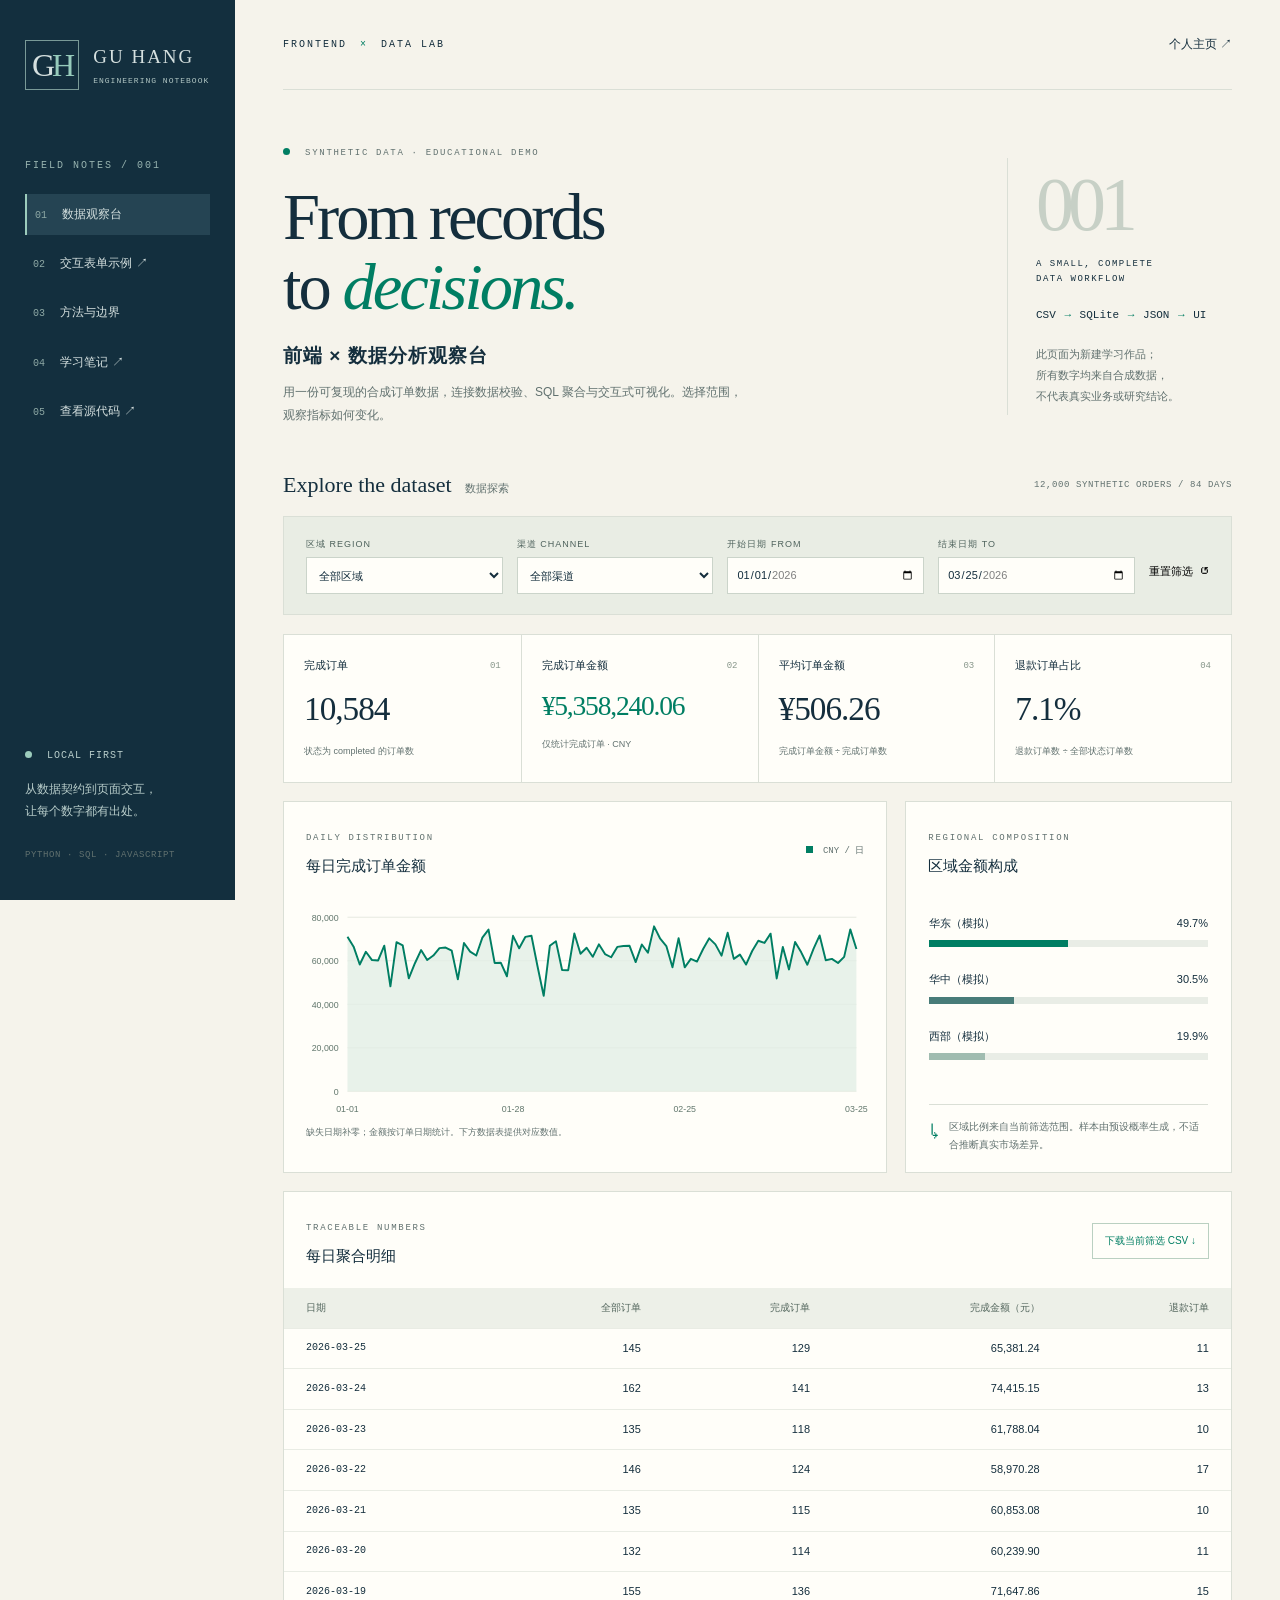
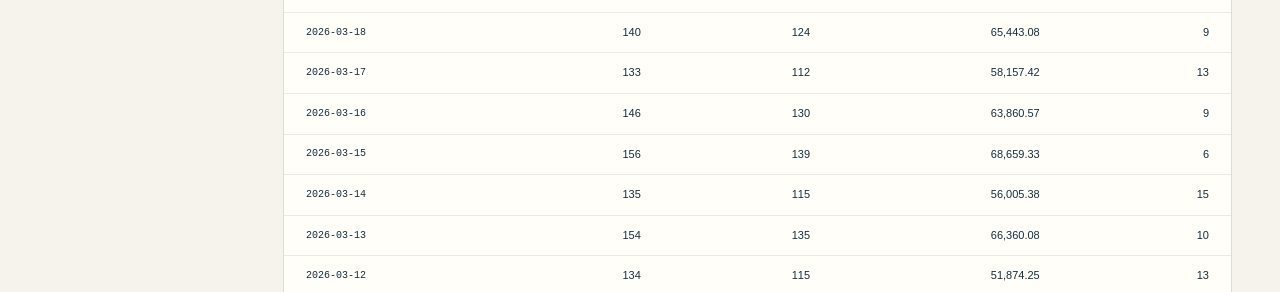
<file: index.html>
<!doctype html>
<html lang="zh-CN"><head><meta charset="utf-8"><meta name="viewport" content="width=device-width,initial-scale=1"><meta http-equiv="refresh" content="0;url=site/index.html"><title>Frontend × Data Lab · 顾航</title></head><body><p><a href="site/index.html">打开 Frontend × Data Lab 数据可视化示例</a></p></body></html>
</file>
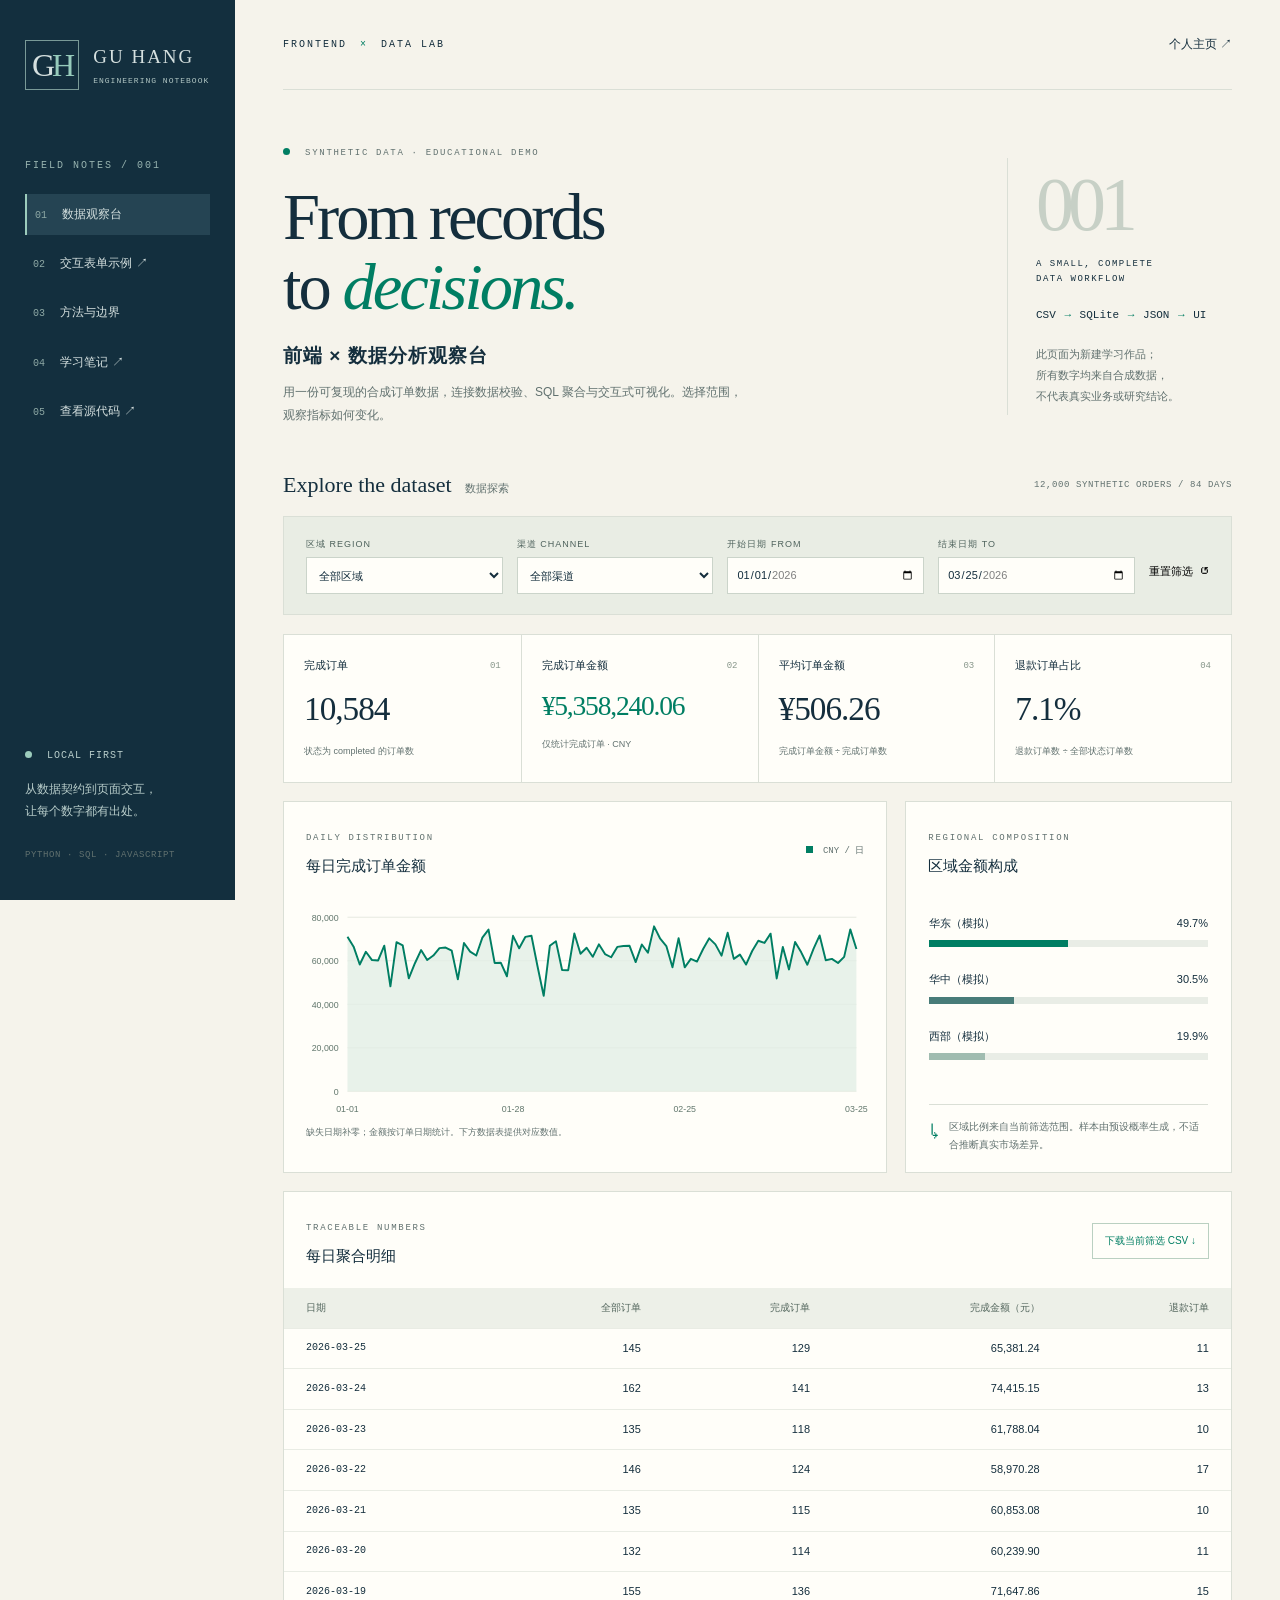
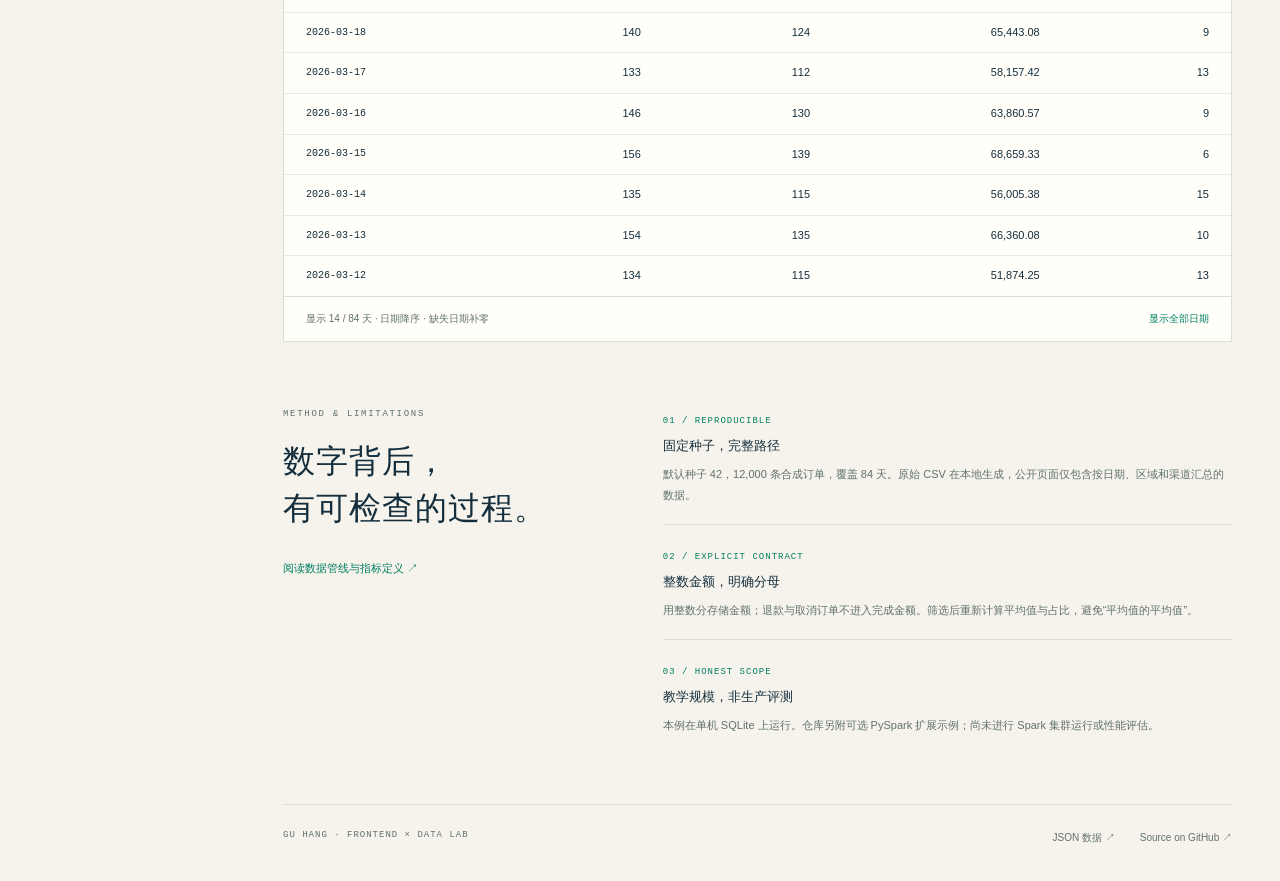
<file: site/index.html>
<!doctype html>
<html lang="zh-CN">
<head>
  <meta charset="utf-8">
  <meta name="viewport" content="width=device-width,initial-scale=1">
  <meta name="description" content="顾航的前端与数据分析学习示例：可复现的合成数据、SQLite 聚合与无依赖交互式仪表板。">
  <title>Frontend × Data Lab · 顾航</title>
  <link rel="stylesheet" href="styles.css">
  <script defer src="data/summary.js"></script>
  <script defer src="dashboard.js"></script>
</head>
<body>
  <a class="skip-link" href="#main">跳到主要内容</a>
  <div class="layout">
    <aside class="sidebar" aria-label="项目导航">
      <a class="brand" href="https://github.com/GuHang2011"><span class="brand-mark" aria-hidden="true">G<span>H</span></span><span>GU HANG<small>ENGINEERING NOTEBOOK</small></span></a>
      <div class="sidebar-title">FIELD NOTES / 001</div>
      <nav><a class="active" href="#main"><span>01</span> 数据观察台</a><a href="../demos/form/index.html"><span>02</span> 交互表单示例 ↗</a><a href="#method"><span>03</span> 方法与边界</a><a href="https://github.com/GuHang2011/frontend-data-lab#notes"><span>04</span> 学习笔记 ↗</a><a href="https://github.com/GuHang2011/frontend-data-lab"><span>05</span> 查看源代码 ↗</a></nav>
      <div class="sidebar-footer"><span class="signal" aria-hidden="true"></span> LOCAL FIRST<br><p>从数据契约到页面交互，<br>让每个数字都有出处。</p><span class="mono">PYTHON · SQL · JAVASCRIPT</span></div>
    </aside>
    <main id="main">
      <header class="topbar"><span>FRONTEND <span class="cross">×</span> DATA LAB</span><a href="https://guhang2011.github.io/">个人主页 <span aria-hidden="true">↗</span></a></header>
      <section class="hero" aria-labelledby="title">
        <div><div class="eyebrow"><span class="signal" aria-hidden="true"></span> SYNTHETIC DATA · EDUCATIONAL DEMO</div><h1 id="title">From records<br>to <em>decisions.</em></h1><p class="lede">前端 × 数据分析观察台</p><p class="description">用一份可复现的合成订单数据，连接数据校验、SQL 聚合与交互式可视化。选择范围，观察指标如何变化。</p></div>
        <div class="hero-note"><span class="note-number">001</span><span class="note-label">A SMALL, COMPLETE<br>DATA WORKFLOW</span><div class="mini-pipeline" aria-label="处理流程">CSV <span>→</span> SQLite <span>→</span> JSON <span>→</span> UI</div><p>此页面为新建学习作品；<br>所有数字均来自合成数据，<br>不代表真实业务或研究结论。</p></div>
      </section>
      <noscript><p class="error-panel">请启用 JavaScript 使用筛选。也可直接查看 <a href="data/summary.json">公开聚合数据</a>。</p></noscript>
      <div id="error" class="error-panel" role="alert" hidden></div>
      <section class="workspace" aria-labelledby="explore-title">
        <div class="section-heading"><h2 id="explore-title">Explore the dataset <span>数据探索</span></h2><span id="dataset-meta" class="mono">加载数据中…</span></div>
        <form id="filters" class="filters" aria-label="数据筛选">
          <div><label for="region">区域 REGION</label><select id="region" name="region"><option value="all">全部区域</option><option value="east">华东（模拟）</option><option value="central">华中（模拟）</option><option value="west">西部（模拟）</option></select></div>
          <div><label for="channel">渠道 CHANNEL</label><select id="channel" name="channel"><option value="all">全部渠道</option><option value="web">Web</option><option value="app">App</option></select></div>
          <div><label for="from">开始日期 FROM</label><input type="date" id="from" name="from" required></div>
          <div><label for="to">结束日期 TO</label><input type="date" id="to" name="to" required></div>
          <button type="reset" class="reset">重置筛选 <span aria-hidden="true">↺</span></button>
        </form>
        <p id="filter-error" class="filter-error" role="alert" hidden></p>
        <p id="status" class="sr-only" role="status" aria-live="polite"></p>
        <div class="metrics" aria-label="选定范围内的关键指标">
          <article><div class="metric-label">完成订单 <span>01</span></div><strong id="metric-orders">—</strong><small>状态为 completed 的订单数</small></article>
          <article><div class="metric-label">完成订单金额 <span>02</span></div><strong id="metric-revenue">—</strong><small>仅统计完成订单 · CNY</small></article>
          <article><div class="metric-label">平均订单金额 <span>03</span></div><strong id="metric-aov">—</strong><small>完成订单金额 ÷ 完成订单数</small></article>
          <article><div class="metric-label">退款订单占比 <span>04</span></div><strong id="metric-refunds">—</strong><small>退款订单数 ÷ 全部状态订单数</small></article>
        </div>
        <div class="charts">
          <article class="chart-card"><div class="card-heading"><div><span class="eyebrow">DAILY DISTRIBUTION</span><h3>每日完成订单金额</h3></div><span class="chart-key"><i aria-hidden="true"></i> CNY / 日</span></div><div id="chart" class="chart"></div><p class="chart-caption">缺失日期补零；金额按订单日期统计。下方数据表提供对应数值。</p></article>
          <article class="chart-card regions-card"><div class="card-heading"><div><span class="eyebrow">REGIONAL COMPOSITION</span><h3>区域金额构成</h3></div></div><div id="regions" class="region-bars"></div><div class="chart-note"><span aria-hidden="true">↳</span><p>区域比例来自当前筛选范围。样本由预设概率生成，不适合推断真实市场差异。</p></div></article>
        </div>
        <article class="table-card"><div class="card-heading"><div><span class="eyebrow">TRACEABLE NUMBERS</span><h3>每日聚合明细</h3></div><button id="download" class="download" type="button">下载当前筛选 CSV <span aria-hidden="true">↓</span></button></div><div class="table-scroll"><table><caption class="sr-only">当前筛选结果的每日指标，默认显示最近十四天</caption><thead><tr><th scope="col">日期</th><th scope="col">全部订单</th><th scope="col">完成订单</th><th scope="col">完成金额（元）</th><th scope="col">退款订单</th></tr></thead><tbody id="table-body"></tbody></table></div><div class="table-footer"><span id="table-note"></span><button id="toggle-rows" type="button">显示全部日期</button></div></article>
      </section>
      <section class="method" id="method" aria-labelledby="method-title"><div><div class="eyebrow">METHOD & LIMITATIONS</div><h2 id="method-title">数字背后，<br>有可检查的过程。</h2><a href="https://github.com/GuHang2011/frontend-data-lab#data-pipeline">阅读数据管线与指标定义 ↗</a></div><div class="method-items"><article><span>01 / REPRODUCIBLE</span><h3>固定种子，完整路径</h3><p>默认种子 42，12,000 条合成订单，覆盖 84 天。原始 CSV 在本地生成，公开页面仅包含按日期、区域和渠道汇总的数据。</p></article><article><span>02 / EXPLICIT CONTRACT</span><h3>整数金额，明确分母</h3><p>用整数分存储金额；退款与取消订单不进入完成金额。筛选后重新计算平均值与占比，避免“平均值的平均值”。</p></article><article><span>03 / HONEST SCOPE</span><h3>教学规模，非生产评测</h3><p>本例在单机 SQLite 上运行。仓库另附可选 PySpark 扩展示例；尚未进行 Spark 集群运行或性能评估。</p></article></div></section>
      <footer class="footer"><span>GU HANG · FRONTEND × DATA LAB</span><a href="data/summary.json">JSON 数据 ↗</a><a href="https://github.com/GuHang2011/frontend-data-lab">Source on GitHub ↗</a></footer>
    </main>
  </div>
</body>
</html>
</file>
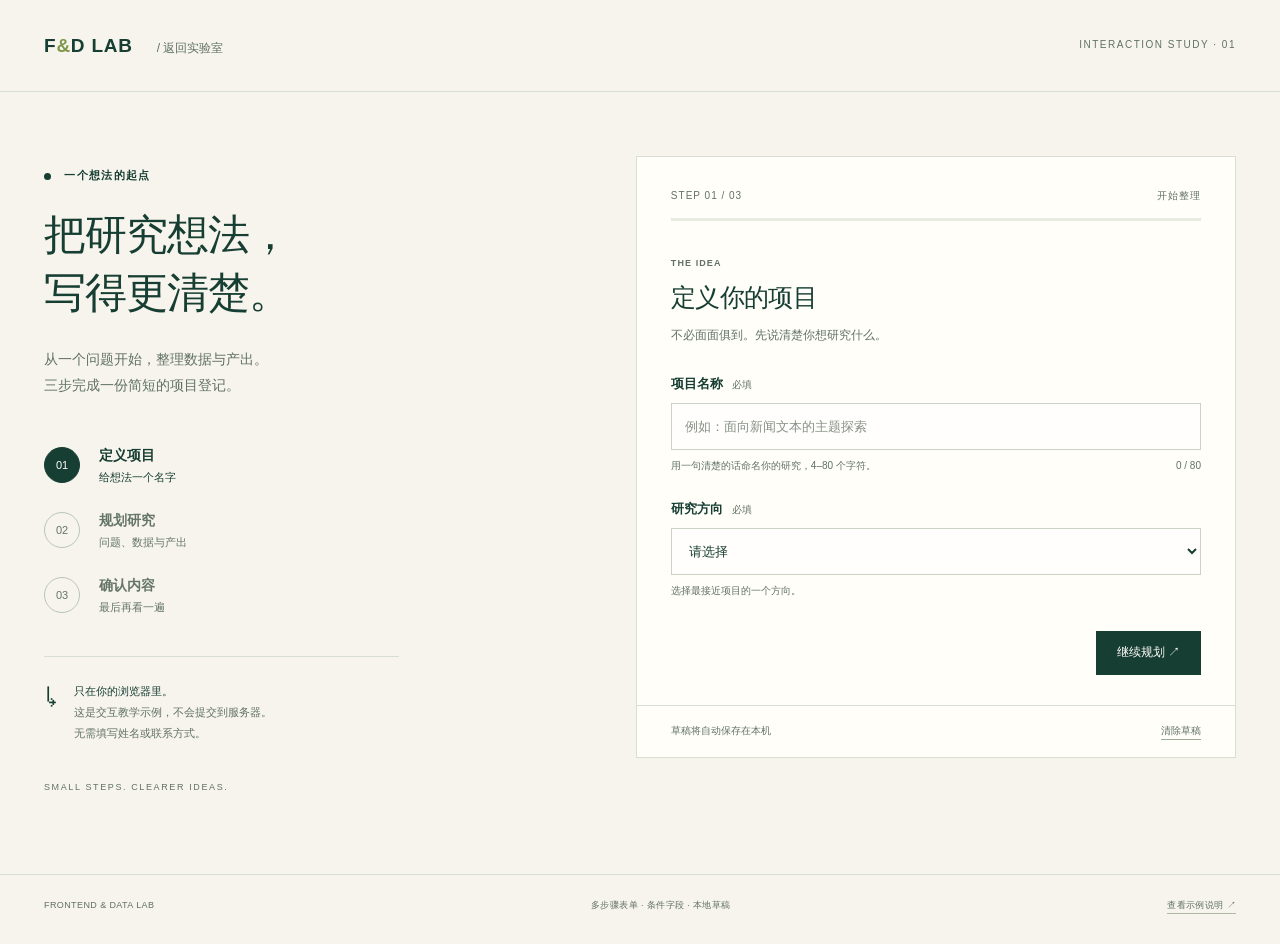
<file: demos/form/index.html>
<!doctype html>
<html lang="zh-CN">
<head>
  <meta charset="utf-8">
  <meta name="viewport" content="width=device-width, initial-scale=1">
  <meta name="description" content="一个可离线打开的研究项目登记表单教学示例，展示分步校验、条件字段和本地草稿。">
  <title>研究项目登记 · Frontend & Data Lab</title>
  <link rel="stylesheet" href="styles.css">
  <script src="form-core.js" defer></script>
  <script src="app.js" defer></script>
</head>
<body>
  <a class="skip" href="#workspace">跳到表单</a>
  <header class="topbar"><a href="../../index.html" class="brand">F<span>&</span>D LAB <span class="back">/ 返回实验室</span></a><span class="edition">INTERACTION STUDY · 01</span></header>
  <main class="layout">
    <aside class="intro">
      <p class="eyebrow"><span class="dot"></span> 一个想法的起点</p>
      <h1>把研究想法，<br>写得更清楚。</h1>
      <p class="lead">从一个问题开始，整理数据与产出。<br>三步完成一份简短的项目登记。</p>
      <ol class="steps" aria-label="登记进度">
        <li data-step="basics"><span class="step-number">01</span><div><strong>定义项目</strong><span>给想法一个名字</span></div></li>
        <li data-step="plan"><span class="step-number">02</span><div><strong>规划研究</strong><span>问题、数据与产出</span></div></li>
        <li data-step="review"><span class="step-number">03</span><div><strong>确认内容</strong><span>最后再看一遍</span></div></li>
      </ol>
      <div class="local-note"><span class="note-mark" aria-hidden="true">↳</span><p><strong>只在你的浏览器里。</strong><br>这是交互教学示例，不会提交到服务器。<br>无需填写姓名或联系方式。</p></div>
      <p class="side-footer">SMALL STEPS. CLEARER IDEAS.</p>
    </aside>
    <section id="workspace" class="workspace" aria-label="项目登记表单">
      <div class="panel-top"><span id="step-label">STEP 01 / 03</span><span id="progress-label">开始整理</span></div>
      <div class="progress-track" role="progressbar" aria-label="登记进度" aria-valuemin="0" aria-valuemax="3" aria-valuenow="0"><div id="progress-fill"></div></div>
      <div id="notice" class="notice" role="status" hidden></div>
      <form id="project-form" novalidate>
        <div class="section-heading"><p class="eyebrow" id="section-kicker">THE IDEA</p><h2 id="section-title" tabindex="-1">定义你的项目</h2><p id="section-description">不必面面俱到。先说清楚你想研究什么。</p></div>
        <div id="error-summary" class="error-summary" role="alert" tabindex="-1" hidden></div>
        <div id="fields"></div>
        <div id="review" hidden></div>
        <div id="complete" hidden><div class="complete-mark" aria-hidden="true">✓</div><p class="complete-copy">想法已经整理好了。你可以导出这份登记，<br>作为下一次讨论的起点。</p><p class="complete-note">本地演示已完成，没有向服务器发送内容。</p></div>
        <div class="actions"><button id="back-button" type="button" class="button secondary" hidden>← 上一步</button><button id="export-button" type="button" class="button secondary" hidden>导出登记 ↓</button><button id="next-button" type="submit" class="button primary">继续规划 <span aria-hidden="true">↗</span></button></div>
      </form>
      <footer class="panel-footer"><span id="save-status" role="status">草稿将自动保存在本机</span><button id="clear-button" class="text-button" type="button">清除草稿</button></footer>
    </section>
  </main>
  <footer class="page-footer"><span>FRONTEND & DATA LAB</span><span>多步骤表单 · 条件字段 · 本地草稿</span><a href="README.md">查看示例说明 ↗</a></footer>
  <dialog id="clear-dialog" aria-labelledby="clear-title"><h2 id="clear-title">重新开始？</h2><p>这会清除当前填写内容和本机草稿。</p><div class="dialog-actions"><button type="button" id="cancel-clear" class="button secondary">继续填写</button><button type="button" id="confirm-clear" class="button primary">清除并重填</button></div></dialog>
  <noscript><p class="noscript">请开启 JavaScript 体验分步填写。此示例不连接任何服务器。</p></noscript>
</body>
</html>
</file>
<file: site/styles.css>
:root{--paper:#f5f3eb;--panel:#fffef9;--ink:#142e3d;--muted:#61716f;--line:#dadfd6;--green:#007e63;--soft-green:#e1eee5;--navy:#132f3e;--serif:Georgia,"Times New Roman","Songti SC","SimSun",serif;--sans:"Segoe UI","Microsoft YaHei",sans-serif;--mono:Consolas,"Courier New",monospace}*{box-sizing:border-box}html{scroll-behavior:smooth;scroll-padding-top:20px}body{margin:0;background:var(--paper);color:var(--ink);font-family:var(--sans);font-size:14px;line-height:1.6}a{color:inherit;text-decoration:none}a:hover{text-decoration:underline;text-underline-offset:5px}button,input,select{font:inherit}button,a,input,select{-webkit-tap-highlight-color:transparent}button{cursor:pointer}a:focus-visible,button:focus-visible,input:focus-visible,select:focus-visible{outline:3px solid #d17b2f;outline-offset:4px}.skip-link{position:fixed;top:-100px;left:20px;background:white;padding:10px 20px;z-index:10}.skip-link:focus{top:10px}.layout{display:grid;grid-template-columns:235px minmax(0,1fr);max-width:1720px;margin:auto}.sidebar{background:var(--navy);color:#d5e0df;padding:40px 25px;min-height:100vh;position:sticky;top:0;align-self:start;height:100vh;display:flex;flex-direction:column}.brand{display:flex;gap:14px;align-items:center;font-family:var(--serif);font-size:19px;letter-spacing:2px;line-height:1.25}.brand small{display:block;font:8px var(--mono);letter-spacing:1px;margin-top:8px;color:#b2c7c4}.brand-mark{font-size:32px;line-height:1;border:1px solid #799a97;padding:8px 6px;letter-spacing:-3px}.brand-mark span{color:#96cbbb}.sidebar-title{font:10px var(--mono);letter-spacing:2px;color:#97b3af;margin:70px 0 23px}.sidebar nav{display:flex;flex-direction:column;gap:8px}.sidebar nav a{padding:11px 8px;font-size:12px}.sidebar nav a span{font:10px var(--mono);color:#8ea9a5;margin-right:12px}.sidebar nav a.active{background:#254453;border-left:2px solid #9cccbc}.sidebar-footer{margin-top:auto;padding-top:50px;font:10px var(--mono);letter-spacing:1px;color:#b8cdca}.sidebar-footer p{font:12px/1.85 var(--sans);letter-spacing:0;margin:17px 0 27px}.signal{display:inline-block;width:7px;height:7px;border-radius:50%;background:var(--green);margin-right:8px}.sidebar .signal{background:#9cccbc}main{min-width:0;padding:0 48px}.topbar{height:90px;display:flex;justify-content:space-between;align-items:center;border-bottom:1px solid var(--line);font:10px var(--mono);letter-spacing:2px}.topbar a{font:12px var(--sans);letter-spacing:0}.cross{color:var(--green);padding:0 5px}.hero{display:grid;grid-template-columns:1fr 225px;gap:40px;padding:56px 0 45px;align-items:center}.eyebrow{font:9px var(--mono);letter-spacing:1.7px;color:var(--muted);line-height:1.6}h1{font:clamp(48px,5.2vw,80px)/1.04 var(--serif);font-weight:normal;letter-spacing:-3px;margin:22px 0 20px}h1 em{font-weight:normal;color:var(--green)}.lede{font-size:19px;font-weight:600;letter-spacing:1px;margin:0 0 10px}.description{font-size:12px;color:var(--muted);max-width:460px;line-height:1.9;margin:0}.hero-note{border-left:1px solid var(--line);padding:8px 0 8px 28px}.note-number{display:block;color:#c7d0c6;font:76px/1 var(--serif);letter-spacing:-6px}.note-label{display:block;font:9px/1.6 var(--mono);letter-spacing:1.5px;margin-top:15px}.mini-pipeline{margin:23px 0;font:11px var(--mono);white-space:nowrap}.mini-pipeline span{color:var(--green);padding:0 2px}.hero-note p{font-size:11px;line-height:1.9;color:var(--muted);margin:0}.section-heading{display:flex;justify-content:space-between;align-items:center;gap:20px;margin-bottom:18px}.section-heading h2{font:22px var(--serif);margin:0}.section-heading h2 span{font:11px var(--sans);margin-left:8px;color:var(--muted)}.mono{font:9px var(--mono);letter-spacing:.6px;color:var(--muted)}.filters{display:grid;grid-template-columns:1fr 1fr 1fr 1fr auto;gap:14px;padding:20px 22px;background:#e9ede4;border:1px solid var(--line);align-items:end}.filters label{display:block;font-size:9px;letter-spacing:1px;margin-bottom:6px;color:#4e625c}.filters select,.filters input{width:100%;height:37px;padding:0 8px;border:1px solid #cbd4ca;background:var(--panel);color:var(--ink);font-size:11px;min-width:0;border-radius:0}.reset{border:0;background:none;font-size:11px;padding:10px 0;white-space:nowrap}.reset span{font-size:18px;margin-left:4px}.metrics{display:grid;grid-template-columns:repeat(4,1fr);border:1px solid var(--line);background:var(--panel);margin-top:19px}.metrics article{padding:22px 20px;min-width:0}.metrics article+article{border-left:1px solid var(--line)}.metric-label{display:flex;align-items:center;justify-content:space-between;font-size:11px}.metric-label span{font:9px var(--mono);color:#87968a}.metrics strong{display:block;font:clamp(23px,2.6vw,36px)/1.2 var(--serif);letter-spacing:-1px;margin:14px 0 9px;font-variant-numeric:tabular-nums;overflow-wrap:anywhere}.metrics article:nth-child(2) strong{color:var(--green)}.metrics small{font-size:9px;color:var(--muted)}.charts{display:grid;grid-template-columns:minmax(0,1.85fr) minmax(245px,1fr);gap:18px;margin-top:18px}.chart-card,.table-card{border:1px solid var(--line);background:var(--panel);min-width:0}.card-heading{display:flex;justify-content:space-between;align-items:center;gap:10px;padding:22px 22px 12px}.card-heading h3{font-weight:500;font-size:15px;margin:7px 0 0}.chart-key{font:9px var(--mono);color:var(--muted);white-space:nowrap}.chart-key i{display:inline-block;width:7px;height:7px;background:var(--green);margin-right:5px}.chart{padding:5px 14px 0;min-height:235px}.chart svg{display:block;width:100%;height:auto;min-height:230px}.chart-caption{font-size:9px;color:var(--muted);padding:0 22px 13px;margin:0}.region-bars{padding:25px 23px 10px}.region-item{margin-bottom:24px}.region-item>div{display:flex;justify-content:space-between;font-size:11px;margin-bottom:8px}.region-item b{font-weight:500;font-variant-numeric:tabular-nums}.bar-track{height:7px;background:#e9ede6}.bar-fill{height:100%;background:var(--green);transition:width .3s}.region-item:nth-child(2) .bar-fill{background:#487c79}.region-item:nth-child(3) .bar-fill{background:#a0bcb0}.chart-note{border-top:1px solid var(--line);margin:10px 23px 18px;display:flex;gap:10px;padding-top:13px;color:var(--muted)}.chart-note>span{font-size:20px;color:var(--green)}.chart-note p{font-size:10px;margin:0;line-height:1.8}.table-card{margin-top:18px}.table-card .card-heading{padding-bottom:20px}.download{color:var(--green);font-size:10px;border:1px solid #bad0c1;background:transparent;padding:9px 12px}.download:hover{background:var(--soft-green)}.table-scroll{overflow-x:auto}table{border-collapse:collapse;width:100%;font-size:11px;font-variant-numeric:tabular-nums;white-space:nowrap}th{text-align:right;padding:12px 22px;font-weight:500;background:#edf0e8;color:#53665d;font-size:10px}th:first-child,td:first-child{text-align:left}td{padding:11px 22px;border-top:1px solid #e9ece4;text-align:right}tbody tr:hover{background:#f5f7f0}td:first-child{font-family:var(--mono);font-size:10px}.table-footer{display:flex;justify-content:space-between;padding:14px 22px;border-top:1px solid var(--line);font-size:10px;color:var(--muted);gap:15px}.table-footer button{padding:0;border:0;background:transparent;color:var(--green);font-size:10px}.method{display:grid;grid-template-columns:1fr 1.7fr;gap:45px;margin:65px 0 50px}.method h2{font:32px/1.45 var(--serif);margin:17px 0 25px;letter-spacing:1px}.method a{font-size:11px;color:var(--green)}.method-items article{padding:18px 0;border-top:1px solid var(--line)}.method-items article:first-child{padding-top:0;border-top:none}.method-items span{font:9px var(--mono);letter-spacing:1px;color:var(--green)}.method-items h3{font-size:13px;font-weight:500;margin:7px 0}.method-items p{font-size:11px;line-height:1.9;margin:0;color:var(--muted)}.footer{border-top:1px solid var(--line);padding:25px 0 35px;display:flex;gap:25px;font-size:10px;color:var(--muted)}.footer span{font:9px var(--mono);margin-right:auto;letter-spacing:1px}.error-panel,.filter-error{padding:15px;background:#f5dfcf;color:#6f2b13;font-size:12px}.filter-error{margin:10px 0}.empty{min-height:230px;display:flex;justify-content:center;align-items:center;color:var(--muted);font-size:12px}.sr-only{position:absolute;width:1px;height:1px;overflow:hidden;clip:rect(0,0,0,0);white-space:nowrap}button:disabled{opacity:.5;cursor:default}[hidden]{display:none!important}@media(min-width:1500px){main{padding:0 65px}.chart{min-height:265px}}@media(max-width:1150px){.layout{grid-template-columns:195px minmax(0,1fr)}.sidebar{padding:30px 20px}main{padding:0 30px}.hero{grid-template-columns:1fr 190px;gap:15px}.hero-note{padding-left:20px}.metrics article{padding:18px 13px}.charts{grid-template-columns:minmax(0,1.6fr) minmax(220px,1fr)}.card-heading{padding:20px 16px 12px}.filters{gap:9px;padding:17px 15px}}@media(max-width:920px){.layout{display:block}.sidebar{position:static;height:auto;min-height:0;padding:18px 25px;display:flex;flex-direction:row;justify-content:space-between;align-items:center}.sidebar-title,.sidebar-footer{display:none}.brand{font-size:16px}.brand-mark{font-size:24px}.brand small{font-size:7px}.sidebar nav{flex-direction:row;gap:5px}.sidebar nav a{font-size:10px;padding:8px}.sidebar nav a span{display:none}.sidebar nav a.active{border-left:0;border-bottom:2px solid #9cccbc}.topbar{height:65px}.hero{padding:38px 0}.metrics strong{font-size:30px}.hero h1{font-size:70px}}@media(max-width:660px){main{padding:0 20px}.sidebar{padding:16px 20px}.sidebar nav a{display:none}.sidebar nav a:last-child{display:block}.hero{grid-template-columns:1fr}.hero h1{font-size:64px}.hero-note{border-left:0;border-top:1px solid var(--line);padding:16px 0 0;display:grid;grid-template-columns:65px 1fr;gap:0 16px;margin-top:15px}.note-number{font-size:48px;letter-spacing:-3px;grid-row:1/3}.note-label{margin:0;font-size:8px}.mini-pipeline{margin:8px 0}.hero-note p{grid-column:1/-1;font-size:10px;margin-top:8px}.hero-note p br{display:none}.hero{padding:30px 0}.section-heading{align-items:start}.section-heading h2{font-size:19px}.section-heading h2 span{display:none}.section-heading .mono{max-width:120px;text-align:right;font-size:8px;line-height:1.5}.filters{grid-template-columns:1fr 1fr;gap:12px}.filters .reset{grid-column:1/-1;justify-self:end;padding:0}.metrics{grid-template-columns:1fr 1fr}.metrics article:nth-child(3){border-left:0}.metrics article:nth-child(n+3){border-top:1px solid var(--line)}.metrics strong{font-size:29px}.metrics small{font-size:8px}.charts{grid-template-columns:1fr}.chart{min-height:210px}.chart svg{min-height:210px}.regions-card{display:grid;grid-template-columns:1fr}.region-bars{padding-top:13px}.region-item{margin-bottom:19px}.card-heading{padding:18px 16px 12px}.download{font-size:9px;padding:7px}.table-card .card-heading h3{font-size:13px}th,td{padding:11px 15px}.method{grid-template-columns:1fr;margin:40px 0;gap:24px}.method h2{font-size:30px}.method h2 br{display:none}.footer{flex-wrap:wrap;gap:13px}.footer span{width:100%}.table-footer{padding:12px 15px}.topbar{font-size:8px;letter-spacing:1px}}@media(prefers-reduced-motion:reduce){html{scroll-behavior:auto}.bar-fill{transition:none}}
/* Keep monetary values together; switch to two columns before cards get narrow. */
.metrics article:nth-child(2) strong{font-size:clamp(20px,2.15vw,32px);letter-spacing:-1.2px;white-space:nowrap;overflow-wrap:normal}
@media(max-width:760px){.metrics{grid-template-columns:repeat(2,minmax(0,1fr))}.metrics article:nth-child(3){border-left:0}.metrics article:nth-child(n+3){border-top:1px solid var(--line)}}
@media(max-width:660px){.metrics article{padding:18px 12px}.metrics article:nth-child(2) strong{font-size:clamp(17px,4.8vw,25px);letter-spacing:-.8px}}
</file>
<file: demos/form/styles.css>
:root{
  --paper:#f6f4ec;
  --ink:#173e33;
  --muted:#617166;
  --line:#d8ded2;
  --accent:#b7cc72;
  --white:#fffef9;
  --error:#a13e35;
  --sans:"Segoe UI","PingFang SC","Microsoft YaHei",sans-serif;
  --serif:Georgia,"Noto Serif SC","Songti SC",serif
}
*{
  box-sizing:border-box
}
body{
  margin:0;
  background:var(--paper);
  color:var(--ink);
  font-family:var(--sans);
  font-size:15px;
  line-height:1.65
}
button,input,select,textarea{
  font:inherit
}
button,a,input,select,textarea{
  -webkit-tap-highlight-color:transparent
}
a{
  color:inherit
}
button{
  cursor:pointer
}
button:focus-visible,a:focus-visible,input:focus-visible,select:focus-visible,textarea:focus-visible,[tabindex]:focus-visible{
  outline:3px solid #71953b;
  outline-offset:4px
}
[hidden]{
  display:none!important
}
.skip{
  position:fixed;
  top:-60px;
  left:20px;
  background:var(--ink);
  color:white;
  padding:12px;
  z-index:10
}
.skip:focus{
  top:10px
}
.topbar{
  max-width:1280px;
  margin:auto;
  padding:30px 44px;
  border-bottom:1px solid var(--line);
  display:flex;
  justify-content:space-between;
  align-items:center
}
.brand{
  text-decoration:none;
  font-weight:750;
  letter-spacing:.04em;
  font-size:19px
}
.brand>span:first-child{
  color:#80974a
}
.back{
  font-size:12px;
  color:var(--muted);
  font-weight:400;
  margin-left:18px;
  letter-spacing:0
}
.edition{
  font-size:10px;
  letter-spacing:.15em;
  color:var(--muted)
}
.layout{
  max-width:1280px;
  margin:0 auto;
  display:grid;
  grid-template-columns:1fr 1.15fr;
  gap:70px;
  padding:64px 44px 70px
}
.intro{
  padding-top:10px
}
.eyebrow{
  font-size:11px;
  font-weight:650;
  letter-spacing:.12em;
  margin:0 0 22px
}
.dot{
  display:inline-block;
  width:7px;
  height:7px;
  background:var(--ink);
  border-radius:100%;
  margin-right:9px;
  vertical-align:middle
}
h1{
  font-family:var(--serif);
  font-size:clamp(34px,3.3vw,49px);
  letter-spacing:-.025em;
  line-height:1.35;
  font-weight:500;
  margin:0 0 25px
}
.lead{
  color:var(--muted);
  line-height:1.9;
  font-size:14px;
  margin-bottom:45px
}
.steps{
  list-style:none;
  padding:0;
  margin:0 0 40px
}
.steps li{
  display:flex;
  gap:19px;
  align-items:center;
  margin:0 0 23px;
  color:#657568
}
.step-number{
  width:36px;
  height:36px;
  border:1px solid #bac6b5;
  border-radius:50%;
  display:grid;
  place-items:center;
  font-size:11px;
  transition:background .2s
}
.steps strong{
  display:block;
  font-size:14px;
  font-weight:600
}
.steps li div>span{
  display:block;
  font-size:11px;
  margin-top:1px
}
.steps li.active{
  color:var(--ink)
}
.steps li.active .step-number{
  background:var(--ink);
  border-color:var(--ink);
  color:var(--white)
}
.steps li.done .step-number{
  background:var(--accent);
  border-color:var(--accent);
  color:var(--ink)
}
.local-note{
  border-top:1px solid var(--line);
  padding-top:24px;
  display:flex;
  gap:16px;
  max-width:355px
}
.note-mark{
  font-size:27px;
  line-height:1.5
}
.local-note p{
  font-size:11px;
  color:var(--muted);
  line-height:1.9;
  margin:0
}
.local-note strong{
  font-weight:500;
  color:var(--ink)
}
.side-footer{
  font-size:9px;
  letter-spacing:.18em;
  color:var(--muted);
  margin-top:36px
}
.workspace{
  align-self:start;
  background:var(--white);
  border:1px solid var(--line);
  padding:31px 34px 0;
  min-width:0
}
.panel-top{
  display:flex;
  justify-content:space-between;
  align-items:center;
  font-size:10px;
  letter-spacing:.1em;
  color:var(--muted)
}
.progress-track{
  height:3px;
  background:#e8ebdf;
  margin-top:13px
}
#progress-fill{
  height:100%;
  width:0;
  background:var(--ink);
  transition:width .3s
}
.section-heading{
  margin:35px 0 27px
}
.section-heading .eyebrow{
  font-size:9px;
  color:var(--muted);
  margin-bottom:9px
}
h2{
  font-size:25px;
  letter-spacing:-.025em;
  font-weight:550;
  line-height:1.4;
  margin:0
}
.section-heading>p:last-child{
  font-size:12px;
  color:var(--muted);
  line-height:1.8;
  margin:10px 0 0
}
.field{
  margin:0 0 24px
}
.field label{
  display:block;
  font-size:13px;
  font-weight:600;
  margin:0 0 8px
}
.required{
  font-weight:400;
  font-size:10px;
  color:var(--muted);
  margin-left:9px
}
.control{
  display:block;
  width:100%;
  border:1px solid #cbd3c5;
  background:#fffefc;
  border-radius:0;
  color:var(--ink);
  padding:12px 13px;
  font-size:13px;
  min-height:47px;
  transition:border-color .15s
}
.control:hover{
  border-color:#8fa082
}
.control[aria-invalid=true]{
  border-color:var(--error)
}
.control::placeholder{
  color:#879286
}
textarea.control{
  resize:vertical;
  min-height:118px;
  line-height:1.8
}
select.control{
  padding-right:25px
}
.hint{
  display:flex;
  justify-content:space-between;
  gap:12px;
  font-size:10px;
  color:var(--muted);
  margin:7px 0 0;
  line-height:1.7
}
.counter{
  flex-shrink:0;
  font-variant-numeric:tabular-nums
}
.field-error{
  color:var(--error);
  font-size:11px;
  margin:5px 0 0
}
.error-summary{
  background:#fbf0e9;
  border-left:3px solid var(--error);
  color:#85382e;
  padding:12px 14px;
  margin-bottom:23px;
  font-size:12px
}
.error-summary p{
  margin:0
}
.error-summary ul{
  padding-left:18px;
  margin:5px 0
}
.error-summary a{
  line-height:1.9
}
.actions{
  display:flex;
  justify-content:flex-end;
  gap:10px;
  padding:8px 0 30px
}
.button{
  min-height:44px;
  border:1px solid var(--ink);
  padding:11px 20px;
  font-size:12px;
  transition:background .15s,transform .15s;
  display:inline-flex;
  gap:26px;
  justify-content:center;
  align-items:center
}
.button:active{
  transform:translateY(1px)
}
.primary{
  background:var(--ink);
  color:var(--white)
}
.primary:hover{
  background:#2d5444
}
.secondary{
  background:transparent;
  color:var(--ink);
  border-color:#c7d0bf
}
.secondary:hover{
  background:#f0f2e9
}
.panel-footer{
  display:flex;
  justify-content:space-between;
  align-items:center;
  gap:12px;
  margin:0 -34px;
  padding:17px 34px;
  border-top:1px solid var(--line);
  font-size:10px;
  color:var(--muted)
}
.text-button{
  border:0;
  border-bottom:1px solid #9cae95;
  background:none;
  color:var(--muted);
  padding:0;
  font-size:10px;
  white-space:nowrap
}
.notice{
  background:#eef1df;
  border-left:3px solid #839b50;
  padding:10px 12px;
  font-size:11px;
  line-height:1.8;
  margin-top:20px
}
.review-block{
  border-top:1px solid var(--line);
  padding:18px 0 15px
}
.review-heading{
  display:flex;
  align-items:center;
  justify-content:space-between;
  font-size:12px;
  font-weight:600;
  margin:0 0 16px
}
.review-list{
  margin:0
}
.review-list dt{
  font-size:10px;
  color:var(--muted);
  margin-bottom:5px
}
.review-list dd{
  font-size:13px;
  line-height:1.8;
  margin:0 0 16px;
  white-space:pre-wrap;
  overflow-wrap:anywhere
}
.review-note{
  font-size:11px;
  background:#f3f4e9;
  padding:12px 14px;
  color:var(--muted);
  margin:4px 0 18px
}
.complete-mark{
  font-family:var(--serif);
  font-size:40px;
  width:80px;
  height:80px;
  border:1px solid #b1bf9f;
  border-radius:50%;
  display:grid;
  place-items:center;
  background:#eaf0d8;
  margin:16px 0 27px
}
.complete-copy{
  font-size:15px;
  line-height:1.9
}
.complete-note{
  font-size:11px;
  color:var(--muted);
  margin:18px 0 34px
}
.page-footer{
  max-width:1280px;
  border-top:1px solid var(--line);
  margin:auto;
  padding:23px 44px 30px;
  display:flex;
  justify-content:space-between;
  gap:18px;
  font-size:9px;
  color:var(--muted);
  letter-spacing:.045em
}
.page-footer a{
  text-decoration:none;
  border-bottom:1px solid #aebca5
}
dialog{
  border:1px solid var(--line);
  background:var(--white);
  color:var(--ink);
  padding:30px;
  max-width:430px;
  width:calc(100% - 36px)
}
dialog::backdrop{
  background:#14281e80
}
dialog h2{
  font-size:22px
}
dialog p{
  font-size:13px;
  color:var(--muted)
}
.dialog-actions{
  display:flex;
  gap:12px;
  margin-top:23px;
  justify-content:flex-end
}
.noscript{
  text-align:center;
  border:1px solid var(--error);
  padding:20px
}
.field{
  animation:enter .22s ease both
}
@keyframes enter{
  from{
    opacity:.3;
    transform:translateY(4px)
  }
  to{
    opacity:1;
    transform:none
  }
}
@media(max-width:900px){
  .layout{
    gap:38px;
    padding:44px 30px 50px;
    grid-template-columns:.85fr 1.15fr
  }
  .topbar{
    padding:25px 30px
  }
  .workspace{
    padding-left:25px;
    padding-right:25px
  }
  .panel-footer{
    margin:0 -25px;
    padding:16px 25px
  }
  .edition{
    display:none
  }
  .back{
    margin-left:10px
  }
  h1{
    font-size:34px
  }
  .page-footer{
    padding:22px 30px
  }
}
@media(max-width:680px){
  .topbar{
    padding:21px 22px
  }
  .layout{
    display:block;
    padding:28px 22px 35px
  }
  .intro{
    padding:0
  }
  .intro>.eyebrow{
    margin-bottom:14px
  }
  h1{
    font-size:34px;
    margin-bottom:15px
  }
  h1 br{
    display:none
  }
  .lead{
    font-size:12px;
    margin-bottom:23px
  }
  .lead br{
    display:none
  }
  .steps{
    display:flex;
    gap:16px;
    justify-content:space-between;
    margin:0 0 24px
  }
  .steps li{
    display:block;
    margin:0;
    flex:1
  }
  .step-number{
    width:28px;
    height:28px;
    font-size:9px;
    margin-bottom:7px
  }
  .steps strong{
    font-size:11px
  }
  .steps li div>span{
    display:none
  }
  .local-note,.side-footer{
    display:none
  }
  .workspace{
    padding:23px 22px 0
  }
  .panel-footer{
    margin:0 -22px;
    padding:15px 22px
  }
  .section-heading{
    margin-top:25px
  }
  .section-heading h2{
    font-size:23px
  }
  .actions{
    padding-bottom:24px;
    flex-wrap:wrap
  }
  .button{
    flex:1;
    gap:16px;
    padding:10px 12px
  }
  .page-footer{
    padding:21px 22px;
    flex-wrap:wrap;
    font-size:9px
  }
  .page-footer>span:nth-child(2){
    display:none
  }
  .hint{
    font-size:10px
  }
  dialog{
    padding:24px
  }
}
@media(prefers-reduced-motion:reduce){
  *{
    animation:none!important;
    transition:none!important;
    scroll-behavior:auto!important
  }
}
</file>
